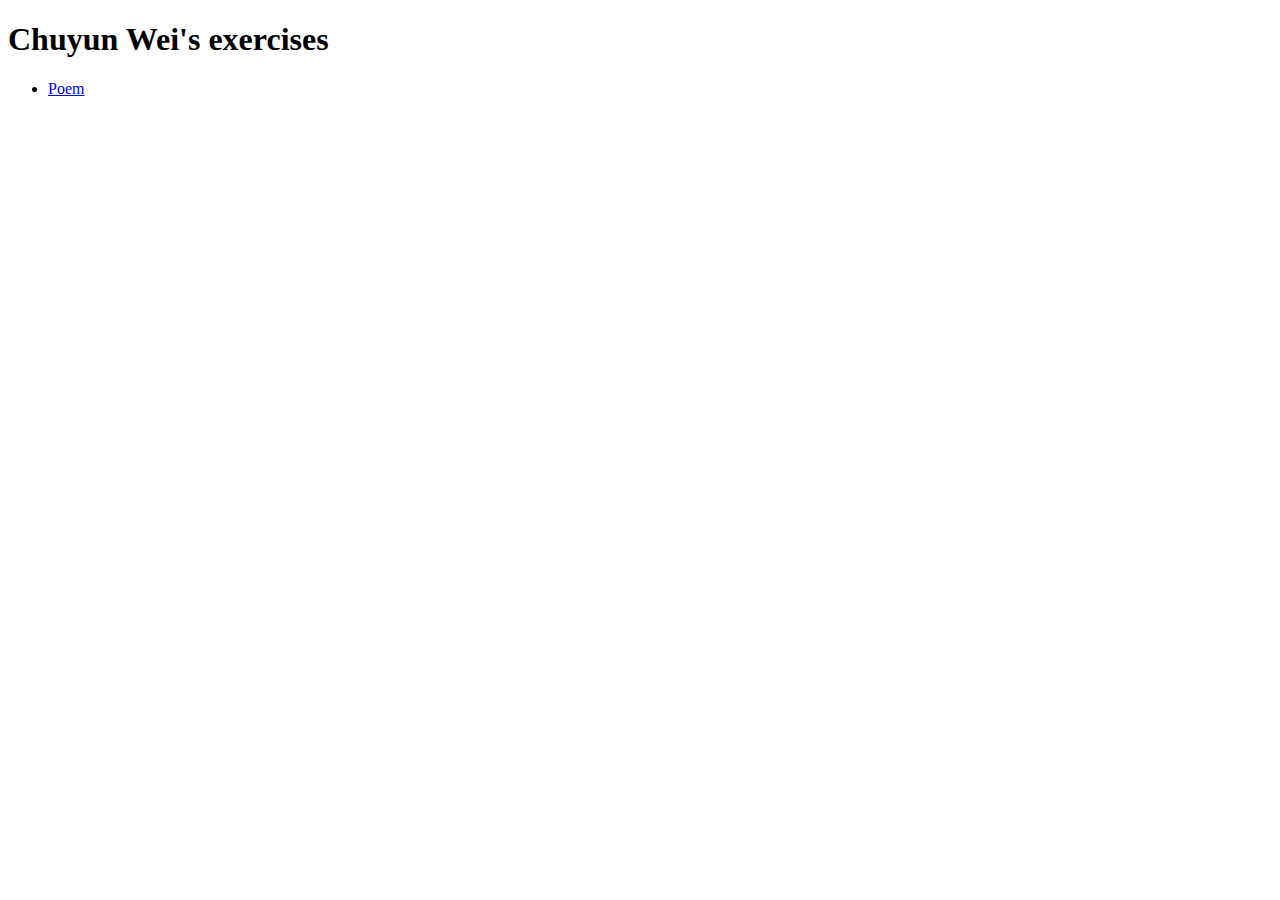
<file: index.html>
<!DOCTYPE html>
<html lang="en">
  <head>
    <meta charset="UTF-8" />
    <meta http-equiv="X-UA-Compatible" content="IE=edge" />
    <meta name="viewport" content="width=device-width, initial-scale=1.0" />
    <title>CIM 443/643 Exercises</title>
  </head>
  <body>
    <h1>Chuyun Wei's exercises</h1>

    <ul>
      <li>
        <a href="./poem/">Poem</a>
      </li>
    </ul>
  </body>
</html>
</file>
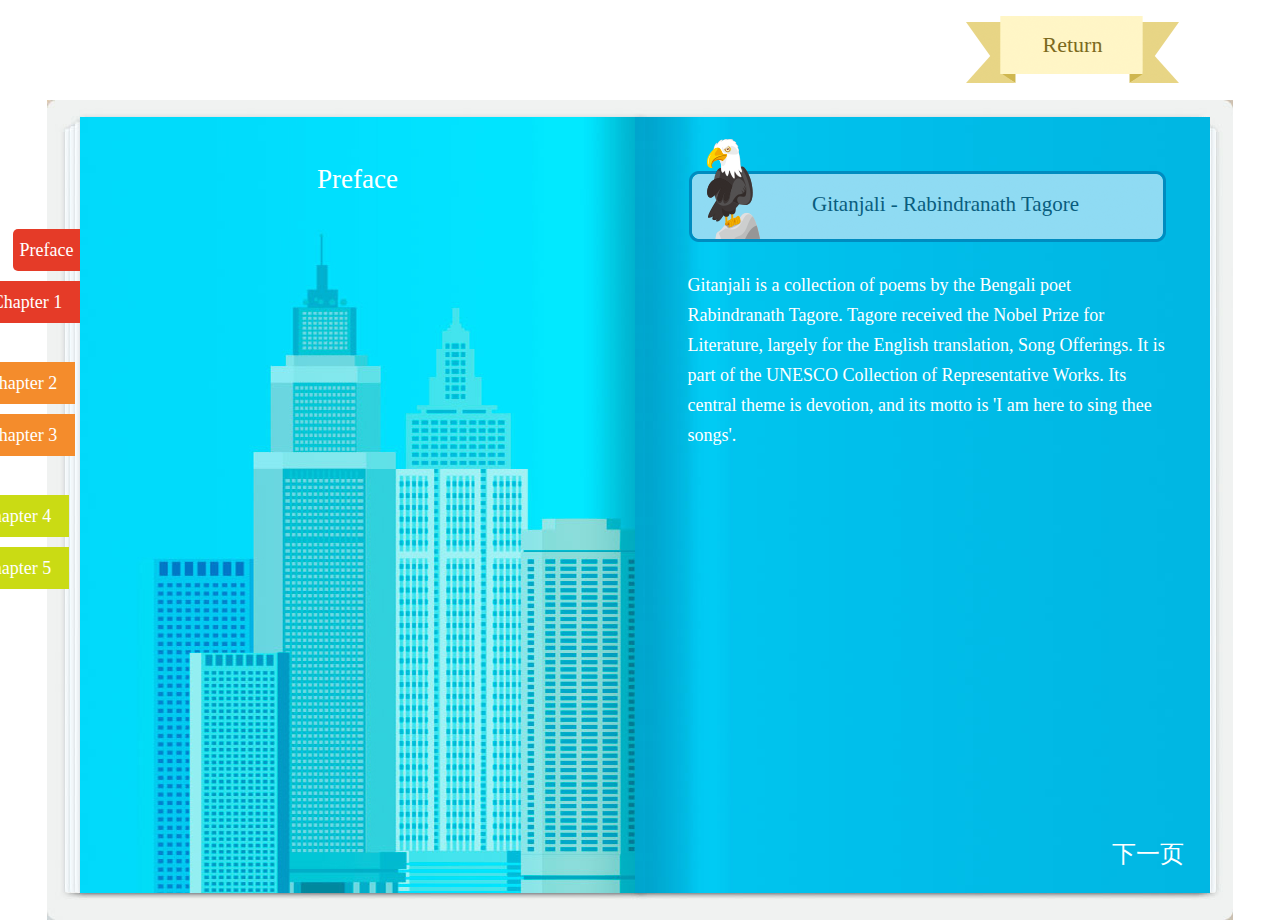
<file: experiment/index.html>
<!DOCTYPE html>
<html lang="en">
<head>
    <meta charset="UTF-8">
    <title>Poem</title>
    <link rel="stylesheet" href="base.css">
</head>
<body>
<div class="book_box" style="z-index: 0">
    <div class="book_content flipbook"></div>
    <div id="cover" class="cover">
        <p class="w_title">Preface</p>
    </div>
    <div class="Shadowe">
        <div class="book_text"></div>
    </div>

    <a href="javascript:void(0)" class="back_catalog">Return</a>
    <ul class="bookmark">
        <li class="mark_01" data-id="1">Preface</li>
        <li class="mark_02" data-id="2">Chapter 1</li>
        <li class="mark_03" data-id="4">Chapter 2</li>
        <li class="mark_04" data-id="6">Chapter 3</li>
        <li class="mark_05" data-id="8">Chapter 4</li>
        <li class="mark_06" data-id="10">Chapter 5</li>
    </ul>
</div>

<script type="text/javascript" src="js/jquery-1.10.1.min.js"></script>
<script type="text/javascript" src="js/turn.js"></script>
<script type="text/javascript" src="js/base.js"></script>

</body>
</html>
</file>
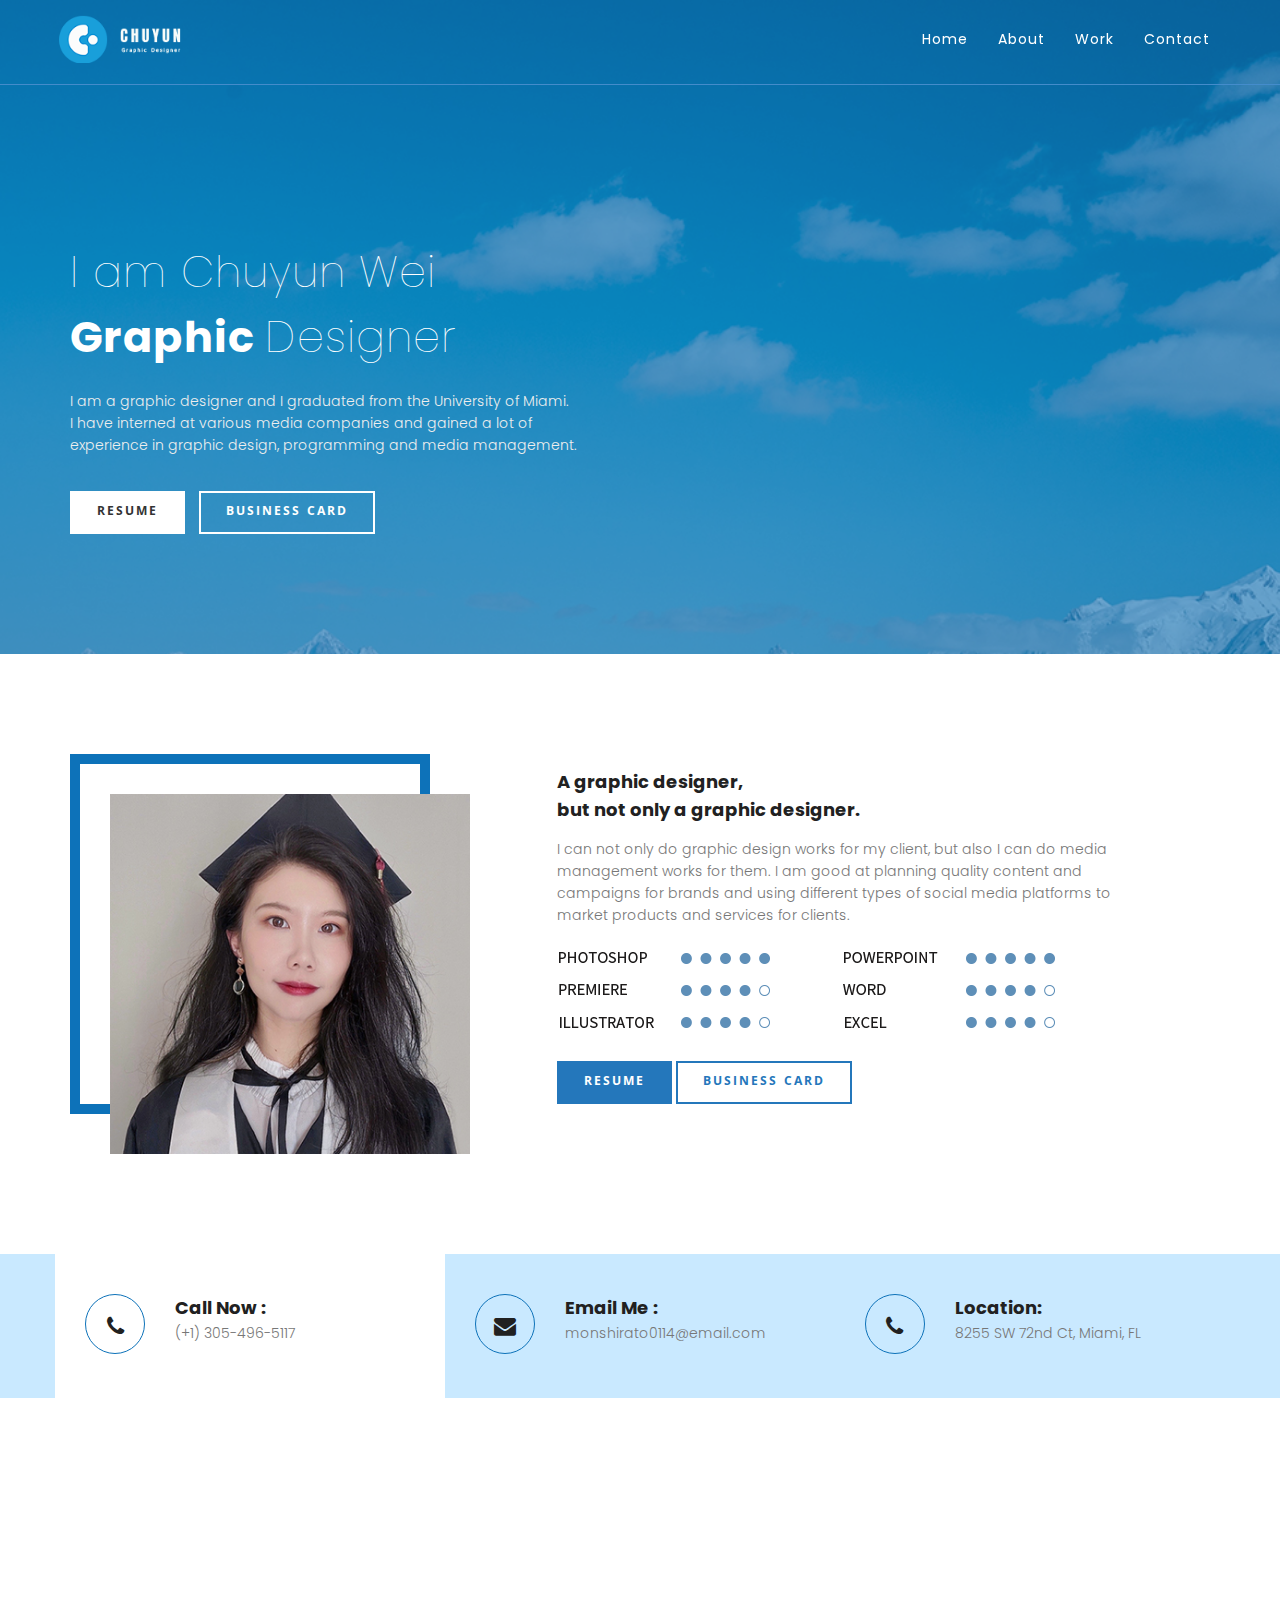
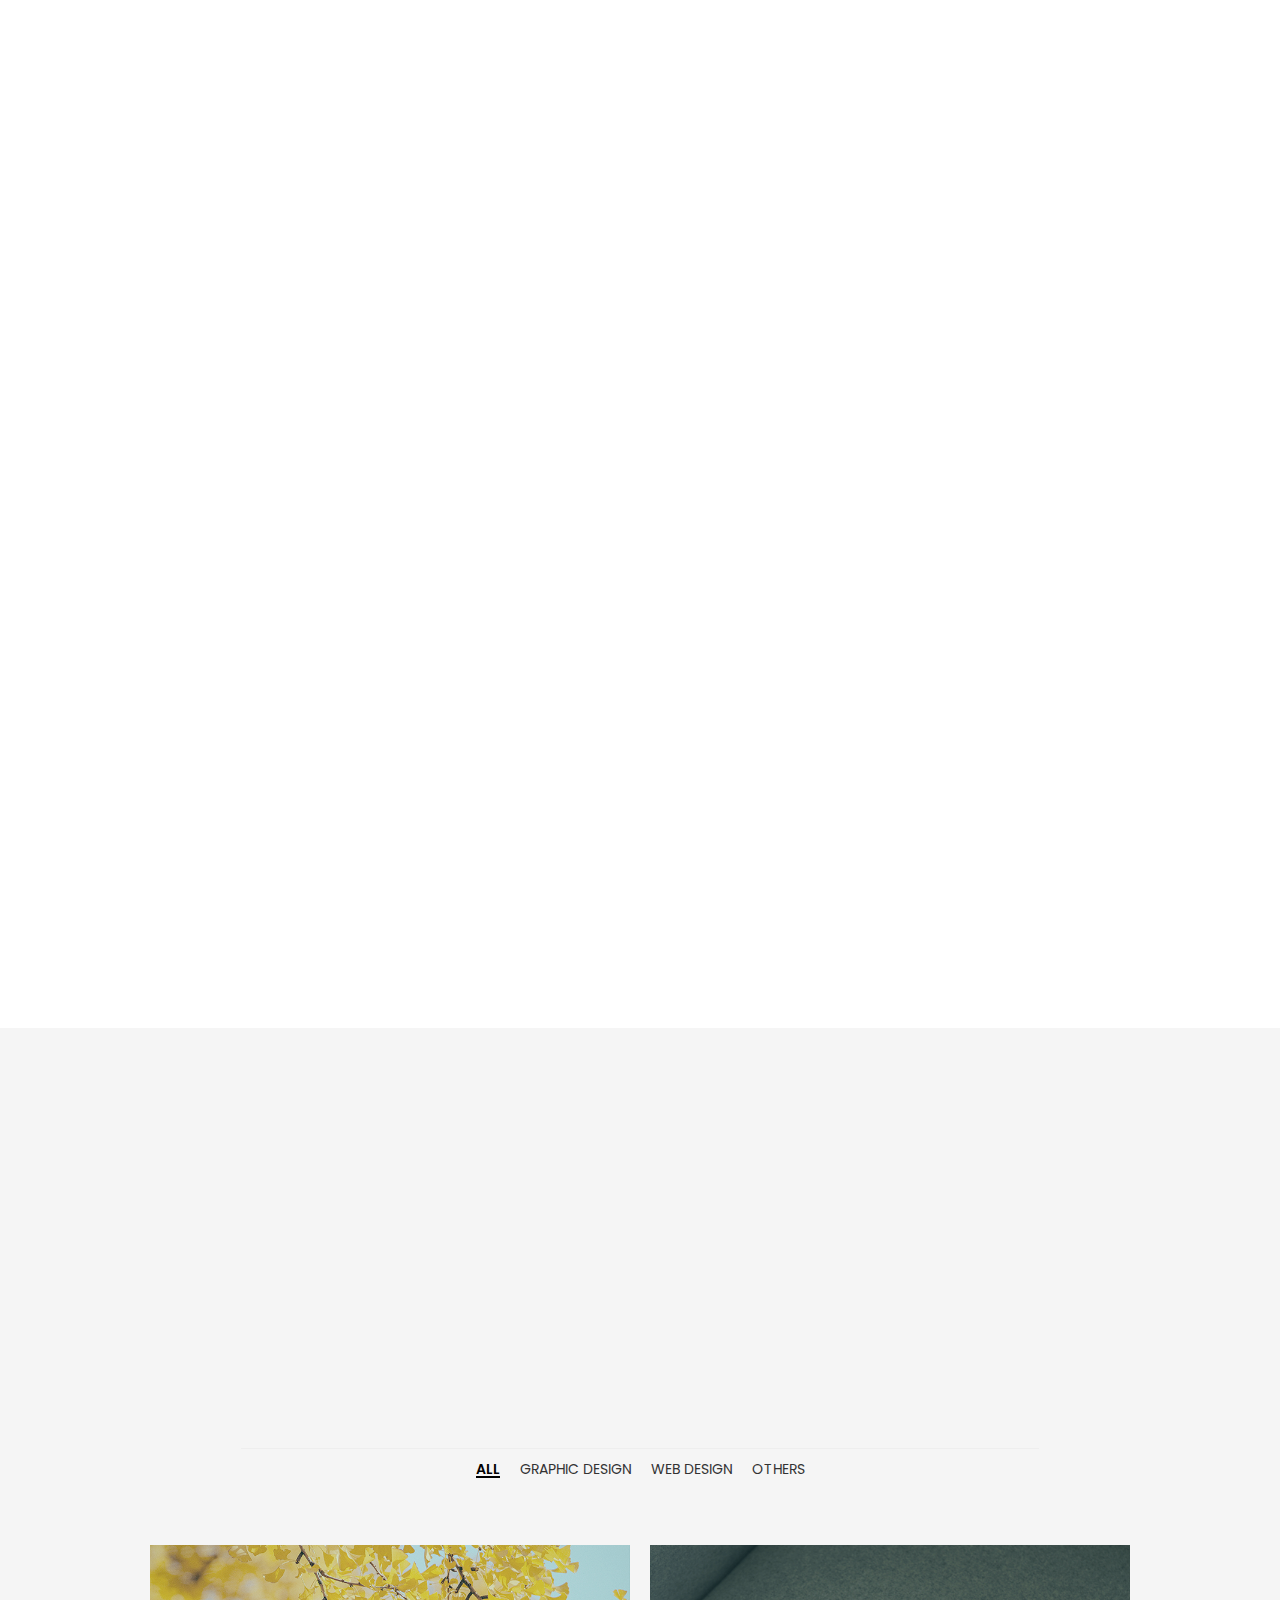
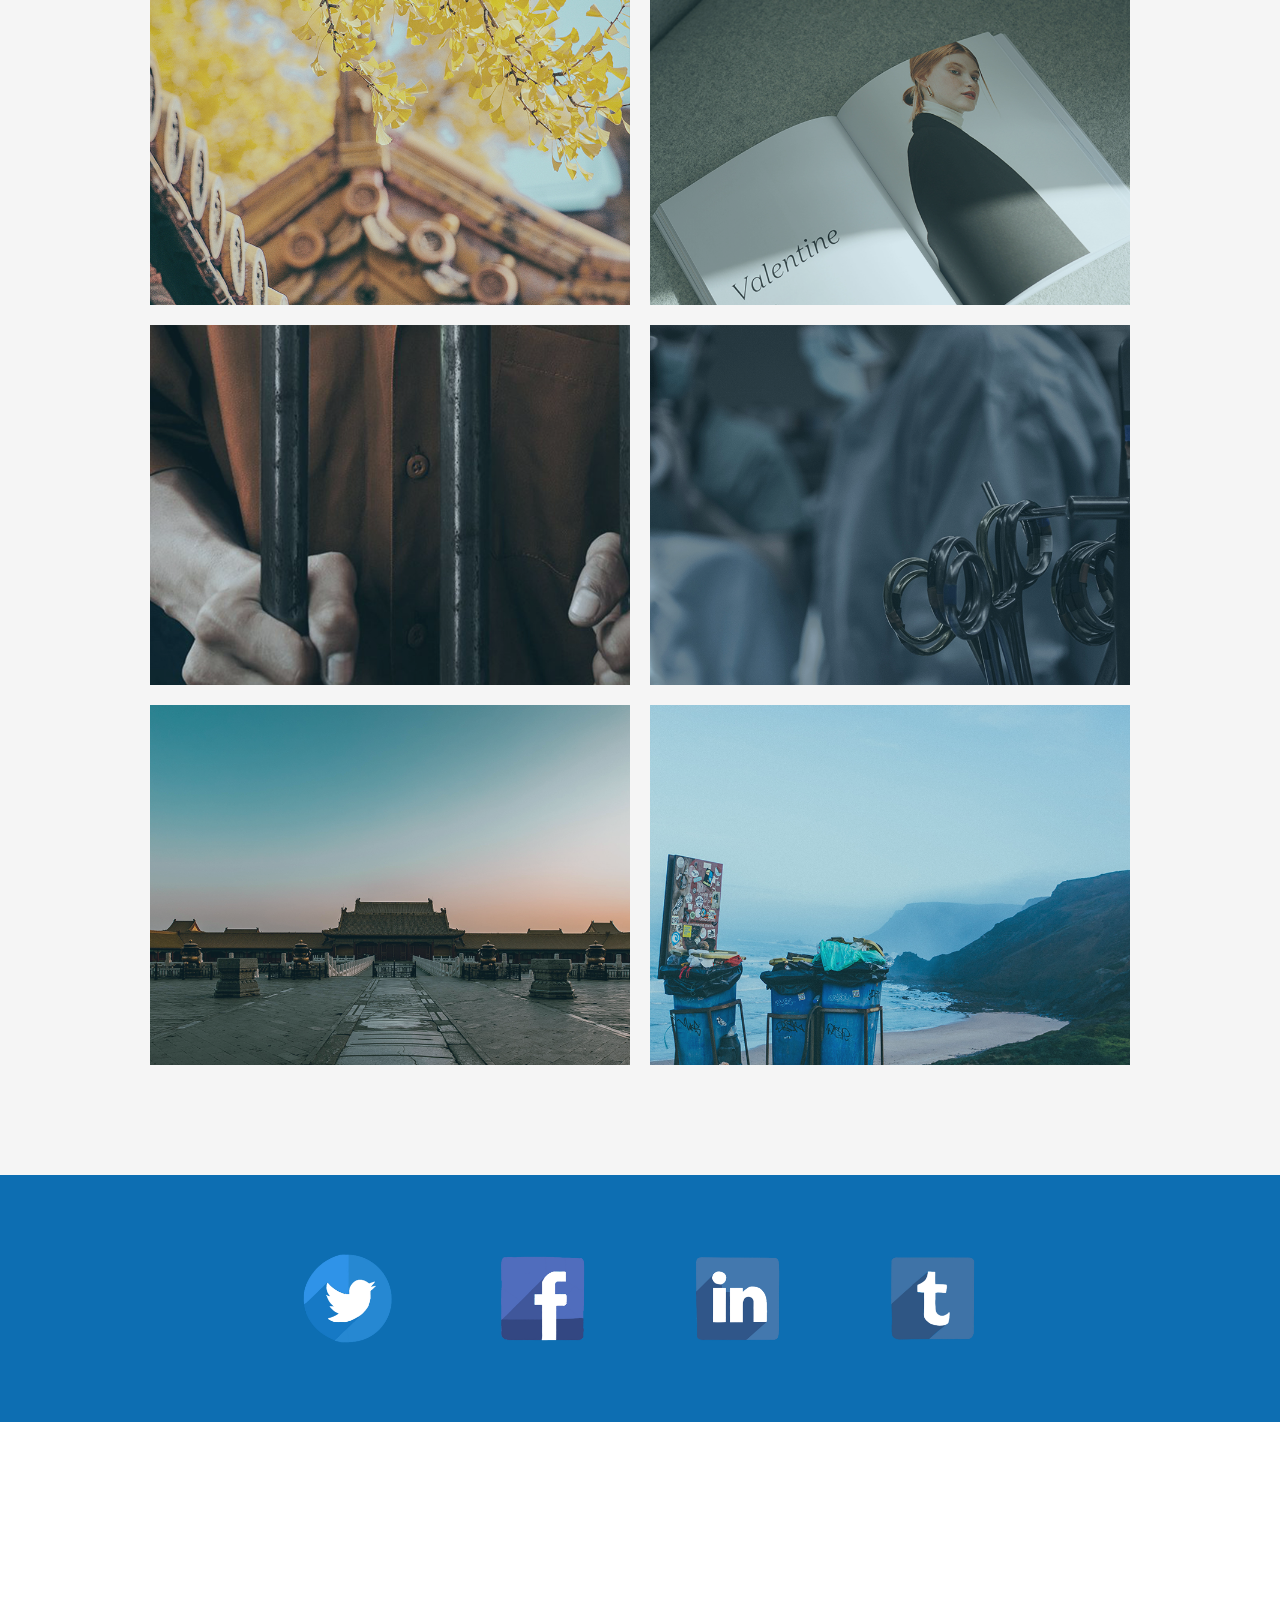
<file: portfolio/index.html>
﻿
<!DOCTYPE html>
<html lang="en">

	<head>
		<meta charset="utf-8">
		<title>Home</title>
		<!--  Meta View port  -->
		<meta http-equiv="X-UA-Compatible" content="IE=edge">
		<meta name="viewport" content="width=device-width, initial-scale=1">
		<meta name="description" content="">
		<meta name="keywords" content="">

		<!--   Main CSS files  -->
		<link href="assets/css/bootstrap.min.css" rel="stylesheet" type="text/css" media="all" />
		<link rel="stylesheet" href="assets/css/animate.css"> <!-- Resource style -->
		<link rel="stylesheet" href="assets/css/font-awesome.min.css">
		<link rel="stylesheet" href="assets/css/icofont.css"> <!-- Resource style -->
		<link rel="stylesheet" href="assets/css/effects.css">
		<link href="assets/css/style.css" rel="stylesheet" type="text/css" media="all" />
		<link href="assets/css/responsive.css" rel="stylesheet" type="text/css" media="all" />
	</head>

	<body>
		<div class="wrapper">
			<nav class="navbar navbar-default navbar-fixed-top">
				<div class="container">
					<div class="row">
						<div class="col-md-12">
							<div class="navbar-header page-scroll">
								<button type="button" class="navbar-toggle" data-toggle="collapse" data-target="#bs-example-navbar-collapse-1" aria-expanded="false">
									<span class="sr-only">Toggle navigation</span>
									<span class="icon-bar"></span>
									<span class="icon-bar"></span>
									<span class="icon-bar"></span>
								</button>
								<a href="index.html" class="navbar-brand logo"><img src="assets/images/main_logo.png" alt=""></a>
							</div>
							<!-- Collect the nav links, forms, and other content for toggling -->
							<div class="collapse navbar-collapse navbar-right" id="bs-example-navbar-collapse-1">
								<ul class="nav navbar-nav">
									<li><a class="page-scroll" href="#main">Home</a></li>
									<li><a class="page-scroll" href="#section-about">About</a></li>
									<li><a class="page-scroll" href="#section-gallery">Work</a></li>
									<li><a class="page-scroll" href="#section-contact">Contact</a></li>
								</ul>
							</div>
						</div>
					</div>
				</div>
			</nav>
			<!-- /.container-fluid -->

			<!-- Main Section-->
			<div class="main-banner" id="main">
				<div class="overlay feature"></div>
				<div class="hero-section">
					<div class="container">
						<div class="row">
							<div class="col-md-6 col-sm-6">
								<div class="hero-content">
									<h1>I am Chuyun Wei <br><span>Graphic </span>Designer</h1>
									<p> I am a graphic designer and I graduated from the University of Miami. <br>I have interned at various media companies and gained a lot of <br>experience in
										graphic
										design,
										programming and media management.</p>
									<a href="https://online.flippingbook.com/view/163202902/" class="btn-action white" target="_blank">resume</a>
									<a href="https://online.flippingbook.com/view/163327692/" target="_blank" class="btn-action grey">business card</a>
								</div>
							</div>
							<div class="col-md-6 col-sm-6 ">
								<!-- <div class="banner-img">
									<img src="assets/images/banner-img.png" alt="" class="img-responsive center-block">
								</div> -->
							</div>
						</div>
					</div>
				</div>
			</div>
			<!-- Main Section sLider end-->

			<!-- SECTION ABOUT START  -->
			<section id="section-about" class="section-padding">
				<div class="container">
					<div class="row">
						<div class="col-md-4 col-sm-4 wow fadeInLeft">
							<div class="pro-img-wrap">
								<img src="assets/images/pro.jpg" alt="" class="img-responsive">
							</div>
						</div>

						<div class="col-md-6 col-sm-6 col-md-offset-1 wow fadeInRight">
							<div class="about-intro">
								<h4>A graphic designer, <br>but not only a graphic designer. </h4>
								<p>I can not only do graphic design works for my client, but also I can do media management works for them. I am good at planning quality content and campaigns for brands and using different types of social media
									platforms to market products and services for clients. </p>
								<img src="assets/images/sign.png" alt="" class="img-responsive">
								<div class="btn-container">
									<a href="https://online.flippingbook.com/view/163202902/" target="_blank" class="btn-action feature">resume</a>
									<a href="https://online.flippingbook.com/view/163327692/" target="_blank" class="btn-action default">business card</a>
								</div>
							</div>
						</div>
					</div>
				</div>
			</section>
			<!-- SECTION ABOUT END  -->


			<!-- SECTION CONTACT INFO START  -->
			<section id="section-contact-info">
				<div class="container">
					<div class="row">
						<div class="col-md-4 col-sm-4 block-bg-1 contact-info-block">
							<i class="fa fa-phone"></i>
							<div class="info-block">
								<h4> Call Now :</h4>
								<p>(+1) 305-496-5117</p>
							</div>
						</div>
						<div class="col-md-4 col-sm-4 contact-info-block">
							<i class="fa fa-envelope"></i>
							<div class="info-block">
								<h4> Email Me :</h4>
								<p>monshirato0114@email.com</p>
							</div>
						</div>
						<div class="col-md-4 col-sm-4 contact-info-block">
							<i class="fa fa-phone"></i>
							<div class="info-block">
								<h4> Location:</h4>
								<p>8255 SW 72nd Ct, Miami, FL</p>
							</div>
						</div>
					</div>
				</div>
			</section>
			<!-- SECTION CONTACT INFO END  -->



			<!-- SECTION EXPERIENCE START  -->
			<section id="section-experience" class="section-padding">
				<div class="container">
					<div class="row">
						<div class="col-md-12">
							<div class="section-title wow fadeInUp">
								<div class="section-box"></div>
								<h1>experience</h1>
							</div>
						</div>
					</div>

					<div class="row">
						<div class="col-md-5 col-sm-6">
							<div class="row">
								<div class="col-md-12 col-sm-12 wow fadeInUp" data-wow-delay=".3s">
									<div class="experience-content-box">
										<h3>Exhibition Designer Assistant</h3>
										<h4>January 2017-March 2017</h4>
										<p>• Contributed to project offline on-site docking and editing the video of advertising </br> • Assisted the exhibition designer in the planning and design of conference exhibition </br>• Making a plan for the
											marketing communication
										</p>

									</div>
								</div>
								<div class="col-md-12 col-sm-12 wow fadeInUp" data-wow-delay=".4s">
									<div class="experience-content-box">
										<h3>Network Creative Planning Assistant</h3>
										<h4>May 2017-July 2017</h4>
										<p>• Editing, releasing and maintaining the company's official microblogging and official website content </br>• Participating in the thematic planning, editing, data analysis and other work by mining and
											analyzing the users' habits
										</p>
									</div>
								</div>
								<div class="col-md-12 col-sm-12 wow fadeInUp" data-wow-delay=".5s">
									<div class="experience-content-box">
										<h3>WEB Front-end Development Assistant</h3>
										<h4>May 2018-July 2018</h4>
										<p>• Assisted engineers for mobile applications, html5 front-end technology development</br>• Collaborated with the back-end engineers to achieve product function, interaction and information display based on
											product design</br>• Developed standards-compliant websites by HTML/CSS/Javasc
										</p>
									</div>
								</div>
							</div>
						</div>

						<div class="col-md-5 col-sm-6 hidden-xs col-md-offset-1 wow fadeInRight">
							<div class="about-img">
								<img src="assets/images/art-1.jpg" alt="" class="img-responsive center-block">
							</div>
						</div>
					</div>
				</div>
			</section>
			<!-- SECTION Experience END  -->


			<!--         SECTION GALLERY START  -->
			<section id="section-gallery" class="section-padding grey-bg">
				<div class="container">
					<div class="row">
						<div class="col-md-12">
							<div class="section-title center wow fadeInUp">
								<div class="section-box"></div>
								<h1>WORK & PROJECT</h1>
							</div>
						</div>
					</div>
				</div>

				<div class="container">
					<ul class="work">
						<li class="filter" data-filter="all">all</li>
						<li class="filter" data-filter=".web">Graphic design</li>
						<li class="filter" data-filter=".graphic">Web design</li>
						<li class="filter" data-filter=".logo">Others</li>
					</ul>
					<div class="work-inner ">
						<div class="grid">
							<figure class="effect-zoe mix identity web ">
								<a href="assets/images/portfolio/Brochure.pdf" target="_blank">
									<img src="assets/images/portfolio/portfolio1.jpg" alt="img25">
								</a>
								<figcaption>
									<h2>Brochure <span>01</span></h2>
									<p class="description">"The Palace Museum": a national museum housed in the Forbidden City of Beijing</p>
								</figcaption>
							</figure>
							<figure class="effect-zoe mix identity logo">
								<a href="assets/images/portfolio/Magazine.pdf" target="_blank">
									<img src="assets/images/portfolio/portfolio2.jpg" alt="img26"> </a>
								<figcaption>
									<h2>Magazine <span>02</span></h2>
									<p class="description">“NYLON” fashion show for summer: introduce several female celebrities</p>
								</figcaption>
							</figure>
							<figure class="effect-zoe  mix web logo">
								<a href="assets/images/info01.pdf" target="_blank">
									<img src="assets/images/portfolio/portfolio3.jpg" alt="img26">
								</a>
								<figcaption>
									<h2>Infographic <span>03</span></h2>
									<p class="description">"Mass Incarceration in the U.S.”: a primary form of punishment and rehabilitation.</p>
								</figcaption>
							</figure>
							<figure class="effect-zoe  mix web logo">
								<a href="assets/images/info02.pdf" target="_blank">
									<img src="assets/images/portfolio/portfolio4.jpg" alt="img26">
								</a>
								<figcaption>
									<h2>Infographic <span>04</span></h2>
									<p class="description">“Plastic surgery in the U.S.”: a surgical specialty involving the restoration and reconstruction, or alteration</p>
								</figcaption>
							</figure>
							<figure class="effect-zoe logo  mix  graphic">
								<a href="https://chuyunwei97.github.io/hw/final/index.html" target="_blank">
									<img src="assets/images/portfolio/portfolio5.jpg" alt="img26">
								</a>
								<figcaption>
									<h2>Website <span>05</span></h2>
									<p class="description">Virtual Tour of “The Palace Museum”: a national museum housed in the Forbidden City of Beijing</p>
								</figcaption>
							</figure>
							<figure class="effect-zoe graphic web  mix graphic logo">
								<a href="https://xd.adobe.com/view/856dcaf1-448c-48b2-790a-62444f978611-f35c/" target="_blank">
									<img src="assets/images/portfolio/portfolio6.jpg" alt="img26">
								</a>
								<figcaption>
									<h2>Interaction <span>06</span></h2>
									<p class="description">“UM LEED 360”: support the sustainability initiatives of the campus</p>
								</figcaption>
							</figure>
						</div>
					</div>
				</div><!-- Container Full End -->
			</section>
			<!-- SECTION GALLERY END  -->


			<!-- section CLIENT START -->
			<section id="section-client">
				<div class="container">
					<div class="row">
						<div class="col-md-2 col-sm-6">
							<a href="#"><img src="assets/images/client/client1.png" alt="" class="img-responsive center-block"></a>
						</div>
						<div class="col-md-2 col-sm-6">
							<a href="https://twitter.com/MonShirato" target="_blank"><img src="assets/images/client/client2.png" alt="" class="img-responsive center-block"></a>
						</div>
						<div class="col-md-2 col-sm-6">
							<a href="https://www.facebook.com/chuyun.wei.73/" target="_blank"><img src="assets/images/client/client3.png" alt="" class="img-responsive center-block"></a>
						</div>
						<div class="col-md-2 col-sm-6">
							<a href="https://www.linkedin.com/in/chuyun-wei-7b94a2170/" target="_blank"><img src="assets/images/client/client4.png" alt="" class="img-responsive center-block"></a>
						</div>
						<div class="col-md-2 col-sm-6">
							<a href="https://www.tumblr.com/blog/cymistletoe" target="_blank"><img src="assets/images/client/client5.png" alt="" class="img-responsive center-block"></a>
						</div>
						<div class="col-md-2 col-sm-6">
							<a href="#"><img src="assets/images/client/client6.png" alt="" class="img-responsive center-block"></a>
						</div>
					</div>
				</div>
			</section>
			<!-- section CLIENT END -->

			<!-- section CONTACT START -->
			<section id="section-contact" class="section-padding">
				<div class="container">
					<div class="row">
						<div class="col-md-12 col-sm-12 wow fadeInUp">
							<div class="section-title">
								<h2 class="text-uppercase">Contact</h2>
							</div>
						</div>
					</div>

					<div class="row">
						<div class="col-md-8 col-sm-8 col-md-offset-2 wow fadeInUp">
							<div class="contact-form">
								<form action="process.php" id="contact-form" method="post">
									<div class="col-md-6 col-sm-12">
										<div class="form-group" id="name-field">
											<input class="form-control contact-form-field cffield-upper" name="fname" id="form-name" placeholder="Your name" type="text" required> </div>
									</div>
									<div class="col-md-6 col-sm-12">
										<div class="form-group" id="email-field">
											<input class="form-control contact-form-field cffield-upper" name="femail" id="form-email" placeholder="Your email" type="email" required> </div>
									</div>
									<div class="col-md-12 col-sm-12">
										<div class="form-group" id="subject-field">
											<input class="form-control contact-form-field cffield-upper" name="fsubject" id="form-subject" placeholder="Your Subject" type="text" required> </div>
									</div>

									<div class="col-md-12">
										<div class="form-group form-text text-center" id="message-field">
											<textarea cols="30" rows="6" placeholder="Your message" class="form-control contact-form-field" name="fmessage" id="form-message" required></textarea>
										</div>
									</div>
									<div class="col-md-12 text-center">
										<button class="btn btn-action feature" type="submit">Send</button>
									</div>
								</form>
							</div>
						</div>
					</div>
				</div>
			</section>
			<!-- section CONTACT END -->

			<!--  SECTION FOOTER START   -->
			<footer id="section-footer">
				<div class="overlay feature"></div>
				<div class="container">
					<div class="row">
						<div class="col-md-12 text-center wow fadeInUp">
							<div class="footer-content-block">
								<h2>Chuyun Wei</h2>
								<p>Copyright &copy; 2021</p>
							</div>
						</div>
					</div>
				</div>
			</footer>
			<!--  SECTION FOOTER END   -->


			<!-- Scroll To Top -->

			<a id="back-top" class="back-to-top page-scroll" href="#main">
				<i class="icofont icofont-stylish-up"></i>
			</a>

			<!-- Scroll To Top Ends-->

		</div><!-- Wrapper-->

		<!-- Jquery and Js Plugins -->
		<script type="text/javascript" src="assets/js/jquery.min.js"></script>
		<script type="text/javascript" src="assets/js/bootstrap.min.js"></script>
		<script src="assets/js/jquery.mixitup.js"></script>
		<script type="text/javascript" src="assets/js/jquery.easing.1.3.min.js"></script>
		<script type="text/javascript" src="assets/js/wow.js"></script>
		<script type="text/javascript" src="assets/js/custom.js"></script>

	</body>

</html>
</file>
<file: portfolio/assets/css/effects.css>
@font-face {
	font-weight: normal;
	font-style: normal;
	font-family: 'feathericons';
	src:url('../fonts/feathericons/feathericons.eot?-8is7zf');
	src:url('../fonts/feathericons/feathericons.eot?#iefix-8is7zf') format('embedded-opentype'),
		url('../fonts/feathericons/feathericons.woff?-8is7zf') format('woff'),
		url('../fonts/feathericons/feathericons.ttf?-8is7zf') format('truetype'),
		url('../fonts/feathericons/feathericons.svg?-8is7zf#feathericons') format('svg');
}

.grid {
	position: relative;
	margin: 0 auto;
	padding: 1em 0 4em;
	max-width: 1000px;
	list-style: none;
	text-align: center;
}

/* Common style */
.grid figure {
	position: relative;
	float: left;
	overflow: hidden;
	margin: 10px 1%;
	min-width: 320px;
	max-width: 480px;
	max-height: 360px;
	width: 48%;
	background: #3085a3;
	text-align: center;
	cursor: pointer;
}

.grid figure img {
	position: relative;
	display: block;
	min-height: 100%;
	max-width: 100%;
	opacity: 0.8;
}

.grid figure figcaption {
	padding: 2em;
	color: #fff;
	text-transform: uppercase;
	font-size: 1.25em;
	-webkit-backface-visibility: hidden;
	backface-visibility: hidden;
}

.grid figure figcaption::before,
.grid figure figcaption::after {
	pointer-events: none;
}

.grid figure figcaption,
.grid figure figcaption > a {
	position: absolute;
	top: 0;
	left: 0;
	width: 100%;
	height: 100%;
}

/* Anchor will cover the whole item by default */
/* For some effects it will show as a button */
.grid figure figcaption > a {
	z-index: 1000;
	text-indent: 200%;
	white-space: nowrap;
	font-size: 0;
	opacity: 0;
}

.grid figure h2 {
	word-spacing: -0.15em;
	font-weight: 300;
}

.grid figure h2 span {
	font-weight: 800;
}

.grid figure h2,
.grid figure p {
	margin: 0;
}

.grid figure p {
	letter-spacing: 1px;
	font-size: 68.5%;
}

/* Individual effects */

/*---------------*/
/***** Lily *****/
/*---------------*/

figure.effect-lily img {
	max-width: none;
	width: -webkit-calc(100% + 50px);
	width: calc(100% + 50px);
	opacity: 0.7;
	-webkit-transition: opacity 0.35s, -webkit-transform 0.35s;
	transition: opacity 0.35s, transform 0.35s;
	-webkit-transform: translate3d(-40px,0, 0);
	transform: translate3d(-40px,0,0);
}

figure.effect-lily figcaption {
	text-align: left;
}

figure.effect-lily figcaption > div {
	position: absolute;
	bottom: 0;
	left: 0;
	padding: 2em;
	width: 100%;
	height: 50%;
}

figure.effect-lily h2,
figure.effect-lily p {
	-webkit-transform: translate3d(0,40px,0);
	transform: translate3d(0,40px,0);
}

figure.effect-lily h2 {
	-webkit-transition: -webkit-transform 0.35s;
	transition: transform 0.35s;
}

figure.effect-lily p {
	color: rgba(255,255,255,0.8);
	opacity: 0;
	-webkit-transition: opacity 0.2s, -webkit-transform 0.35s;
	transition: opacity 0.2s, transform 0.35s;
}

figure.effect-lily:hover img,
figure.effect-lily:hover p {
	opacity: 1;
}

figure.effect-lily:hover img,
figure.effect-lily:hover h2,
figure.effect-lily:hover p {
	-webkit-transform: translate3d(0,0,0);
	transform: translate3d(0,0,0);
}

figure.effect-lily:hover p {
	-webkit-transition-delay: 0.05s;
	transition-delay: 0.05s;
	-webkit-transition-duration: 0.35s;
	transition-duration: 0.35s;
}

/*---------------*/
/***** Sadie *****/
/*---------------*/

figure.effect-sadie figcaption::before {
	position: absolute;
	top: 0;
	left: 0;
	width: 100%;
	height: 100%;
	background: -webkit-linear-gradient(top, rgba(72,76,97,0) 0%, rgba(72,76,97,0.8) 75%);
	background: linear-gradient(to bottom, rgba(72,76,97,0) 0%, rgba(72,76,97,0.8) 75%);
	content: '';
	opacity: 0;
	-webkit-transform: translate3d(0,50%,0);
	transform: translate3d(0,50%,0);
}

figure.effect-sadie h2 {
	position: absolute;
	top: 50%;
	left: 0;
	width: 100%;
	color: #484c61;
	-webkit-transition: -webkit-transform 0.35s, color 0.35s;
	transition: transform 0.35s, color 0.35s;
	-webkit-transform: translate3d(0,-50%,0);
	transform: translate3d(0,-50%,0);
}

figure.effect-sadie figcaption::before,
figure.effect-sadie p {
	-webkit-transition: opacity 0.35s, -webkit-transform 0.35s;
	transition: opacity 0.35s, transform 0.35s;
}

figure.effect-sadie p {
	position: absolute;
	bottom: 0;
	left: 0;
	padding: 2em;
	width: 100%;
	opacity: 0;
	-webkit-transform: translate3d(0,10px,0);
	transform: translate3d(0,10px,0);
}

figure.effect-sadie:hover h2 {
	color: #fff;
	-webkit-transform: translate3d(0,-50%,0) translate3d(0,-40px,0);
	transform: translate3d(0,-50%,0) translate3d(0,-40px,0);
}

figure.effect-sadie:hover figcaption::before ,
figure.effect-sadie:hover p {
	opacity: 1;
	-webkit-transform: translate3d(0,0,0);
	transform: translate3d(0,0,0);
}

/*---------------*/
/***** Roxy *****/
/*---------------*/

figure.effect-roxy {
	background: -webkit-linear-gradient(45deg, #ff89e9 0%, #05abe0 100%);
	background: linear-gradient(45deg, #ff89e9 0%,#05abe0 100%);
}

figure.effect-roxy img {
	max-width: none;
	width: -webkit-calc(100% + 60px);
	width: calc(100% + 60px);
	-webkit-transition: opacity 0.35s, -webkit-transform 0.35s;
	transition: opacity 0.35s, transform 0.35s;
	-webkit-transform: translate3d(-50px,0,0);
	transform: translate3d(-50px,0,0);
}

figure.effect-roxy figcaption::before {
	position: absolute;
	top: 30px;
	right: 30px;
	bottom: 30px;
	left: 30px;
	border: 1px solid #fff;
	content: '';
	opacity: 0;
	-webkit-transition: opacity 0.35s, -webkit-transform 0.35s;
	transition: opacity 0.35s, transform 0.35s;
	-webkit-transform: translate3d(-20px,0,0);
	transform: translate3d(-20px,0,0);
}

figure.effect-roxy figcaption {
	padding: 3em;
	text-align: left;
}

figure.effect-roxy h2 {
	padding: 30% 0 10px 0;
}

figure.effect-roxy p {
	opacity: 0;
	-webkit-transition: opacity 0.35s, -webkit-transform 0.35s;
	transition: opacity 0.35s, transform 0.35s;
	-webkit-transform: translate3d(-10px,0,0);
	transform: translate3d(-10px,0,0);
}

figure.effect-roxy:hover img {
	opacity: 0.7;
	-webkit-transform: translate3d(0,0,0);
	transform: translate3d(0,0,0);
}

figure.effect-roxy:hover figcaption::before,
figure.effect-roxy:hover p {
	opacity: 1;
	-webkit-transform: translate3d(0,0,0);
	transform: translate3d(0,0,0);
}

/*---------------*/
/***** Bubba *****/
/*---------------*/

figure.effect-bubba {
	background: #9e5406;
}

figure.effect-bubba img {
	opacity: 0.7;
	-webkit-transition: opacity 0.35s;
	transition: opacity 0.35s;
}

figure.effect-bubba:hover img {
	opacity: 0.4;
}

figure.effect-bubba figcaption::before,
figure.effect-bubba figcaption::after {
	position: absolute;
	top: 30px;
	right: 30px;
	bottom: 30px;
	left: 30px;
	content: '';
	opacity: 0;
	-webkit-transition: opacity 0.35s, -webkit-transform 0.35s;
	transition: opacity 0.35s, transform 0.35s;
}

figure.effect-bubba figcaption::before {
	border-top: 1px solid #fff;
	border-bottom: 1px solid #fff;
	-webkit-transform: scale(0,1);
	transform: scale(0,1);
}

figure.effect-bubba figcaption::after {
	border-right: 1px solid #fff;
	border-left: 1px solid #fff;
	-webkit-transform: scale(1,0);
	transform: scale(1,0);
}

figure.effect-bubba h2 {
	padding-top: 30%;
	-webkit-transition: -webkit-transform 0.35s;
	transition: transform 0.35s;
	-webkit-transform: translate3d(0,-20px,0);
	transform: translate3d(0,-20px,0);
}

figure.effect-bubba p {
	padding: 20px 2.5em;
	opacity: 0;
	-webkit-transition: opacity 0.35s, -webkit-transform 0.35s;
	transition: opacity 0.35s, transform 0.35s;
	-webkit-transform: translate3d(0,20px,0);
	transform: translate3d(0,20px,0);
}

figure.effect-bubba:hover figcaption::before,
figure.effect-bubba:hover figcaption::after {
	opacity: 1;
	-webkit-transform: scale(1);
	transform: scale(1);
}

figure.effect-bubba:hover h2,
figure.effect-bubba:hover p {
	opacity: 1;
	-webkit-transform: translate3d(0,0,0);
	transform: translate3d(0,0,0);
}

/*---------------*/
/***** Romeo *****/
/*---------------*/

figure.effect-romeo {
	-webkit-perspective: 1000px;
	perspective: 1000px;
}

figure.effect-romeo img {
	-webkit-transition: opacity 0.35s, -webkit-transform 0.35s;
	transition: opacity 0.35s, transform 0.35s;
	-webkit-transform: translate3d(0,0,300px);
	transform: translate3d(0,0,300px);
}

figure.effect-romeo:hover img {
	opacity: 0.6;
	-webkit-transform: translate3d(0,0,0);
	transform: translate3d(0,0,0);
}

figure.effect-romeo figcaption::before,
figure.effect-romeo figcaption::after {
	position: absolute;
	top: 50%;
	left: 50%;
	width: 80%;
	height: 1px;
	background: #fff;
	content: '';
	-webkit-transition: opacity 0.35s, -webkit-transform 0.35s;
	transition: opacity 0.35s, transform 0.35s;
	-webkit-transform: translate3d(-50%,-50%,0);
	transform: translate3d(-50%,-50%,0);
}

figure.effect-romeo:hover figcaption::before {
	opacity: 0.5;
	-webkit-transform: translate3d(-50%,-50%,0) rotate(45deg);
	transform: translate3d(-50%,-50%,0) rotate(45deg);
}

figure.effect-romeo:hover figcaption::after {
	opacity: 0.5;
	-webkit-transform: translate3d(-50%,-50%,0) rotate(-45deg);
	transform: translate3d(-50%,-50%,0) rotate(-45deg);
}

figure.effect-romeo h2,
figure.effect-romeo p {
	position: absolute;
	top: 50%;
	left: 0;
	width: 100%;
	-webkit-transition: -webkit-transform 0.35s;
	transition: transform 0.35s;
}

figure.effect-romeo h2 {
	-webkit-transform: translate3d(0,-50%,0) translate3d(0,-150%,0);
	transform: translate3d(0,-50%,0) translate3d(0,-150%,0);
}

figure.effect-romeo p {
	padding: 0.25em 2em;
	-webkit-transform: translate3d(0,-50%,0) translate3d(0,150%,0);
	transform: translate3d(0,-50%,0) translate3d(0,150%,0);
}

figure.effect-romeo:hover h2 {
	-webkit-transform: translate3d(0,-50%,0) translate3d(0,-100%,0);
	transform: translate3d(0,-50%,0) translate3d(0,-100%,0);
}

figure.effect-romeo:hover p {
	-webkit-transform: translate3d(0,-50%,0) translate3d(0,100%,0);
	transform: translate3d(0,-50%,0) translate3d(0,100%,0);
}

/*---------------*/
/***** Layla *****/
/*---------------*/

figure.effect-layla {
	background: #18a367;
}

figure.effect-layla img {
	height: 390px;
}

figure.effect-layla figcaption {
	padding: 3em;
}

figure.effect-layla figcaption::before,
figure.effect-layla figcaption::after {
	position: absolute;
	content: '';
	opacity: 0;
}

figure.effect-layla figcaption::before {
	top: 50px;
	right: 30px;
	bottom: 50px;
	left: 30px;
	border-top: 1px solid #fff;
	border-bottom: 1px solid #fff;
	-webkit-transform: scale(0,1);
	transform: scale(0,1);
	-webkit-transform-origin: 0 0;
	transform-origin: 0 0;
}

figure.effect-layla figcaption::after {
	top: 30px;
	right: 50px;
	bottom: 30px;
	left: 50px;
	border-right: 1px solid #fff;
	border-left: 1px solid #fff;
	-webkit-transform: scale(1,0);
	transform: scale(1,0);
	-webkit-transform-origin: 100% 0;
	transform-origin: 100% 0;
}

figure.effect-layla h2 {
	padding-top: 26%;
	-webkit-transition: -webkit-transform 0.35s;
	transition: transform 0.35s;
}

figure.effect-layla p {
	padding: 0.5em 2em;
	text-transform: none;
	opacity: 0;
	-webkit-transform: translate3d(0,-10px,0);
	transform: translate3d(0,-10px,0);
}

figure.effect-layla img,
figure.effect-layla h2 {
	-webkit-transform: translate3d(0,-30px,0);
	transform: translate3d(0,-30px,0);
}

figure.effect-layla img,
figure.effect-layla figcaption::before,
figure.effect-layla figcaption::after,
figure.effect-layla p {
	-webkit-transition: opacity 0.35s, -webkit-transform 0.35s;
	transition: opacity 0.35s, transform 0.35s;
}

figure.effect-layla:hover img {
	opacity: 0.7;
	-webkit-transform: translate3d(0,0,0);
	transform: translate3d(0,0,0);
}

figure.effect-layla:hover figcaption::before,
figure.effect-layla:hover figcaption::after {
	opacity: 1;
	-webkit-transform: scale(1);
	transform: scale(1);
}

figure.effect-layla:hover h2,
figure.effect-layla:hover p {
	opacity: 1;
	-webkit-transform: translate3d(0,0,0);
	transform: translate3d(0,0,0);
}

figure.effect-layla:hover figcaption::after,
figure.effect-layla:hover h2,
figure.effect-layla:hover p,
figure.effect-layla:hover img {
	-webkit-transition-delay: 0.15s;
	transition-delay: 0.15s;
}

/*---------------*/
/***** Honey *****/
/*---------------*/

figure.effect-honey {
	background: #4a3753;
}

figure.effect-honey img {
	opacity: 0.9;
	-webkit-transition: opacity 0.35s;
	transition: opacity 0.35s;
}

figure.effect-honey:hover img {
	opacity: 0.5;
}

figure.effect-honey figcaption::before {
	position: absolute;
	bottom: 0;
	left: 0;
	width: 100%;
	height: 10px;
	background: #fff;
	content: '';
	-webkit-transform: translate3d(0,10px,0);
	transform: translate3d(0,10px,0);
}

figure.effect-honey h2 {
	position: absolute;
	bottom: 0;
	left: 0;
	padding: 1em 1.5em;
	width: 100%;
	text-align: left;
	-webkit-transform: translate3d(0,-30px,0);
	transform: translate3d(0,-30px,0);
}

figure.effect-honey h2 i {
	font-style: normal;
	opacity: 0;
	-webkit-transition: opacity 0.35s, -webkit-transform 0.35s;
	transition: opacity 0.35s, transform 0.35s;
	-webkit-transform: translate3d(0,-30px,0);
	transform: translate3d(0,-30px,0);
}

figure.effect-honey figcaption::before,
figure.effect-honey h2 {
	-webkit-transition: -webkit-transform 0.35s;
	transition: transform 0.35s;
}

figure.effect-honey:hover figcaption::before,
figure.effect-honey:hover h2,
figure.effect-honey:hover h2 i {
	opacity: 1;
	-webkit-transform: translate3d(0,0,0);
	transform: translate3d(0,0,0);
}

/*---------------*/
/***** Oscar *****/
/*---------------*/

figure.effect-oscar {
	background: -webkit-linear-gradient(45deg, #22682a 0%, #9b4a1b 40%, #3a342a 100%);
	background: linear-gradient(45deg, #22682a 0%,#9b4a1b 40%,#3a342a 100%);
}

figure.effect-oscar img {
	opacity: 0.9;
	-webkit-transition: opacity 0.35s;
	transition: opacity 0.35s;
}

figure.effect-oscar figcaption {
	padding: 3em;
	background-color: rgba(58,52,42,0.7);
	-webkit-transition: background-color 0.35s;
	transition: background-color 0.35s;
}

figure.effect-oscar figcaption::before {
	position: absolute;
	top: 30px;
	right: 30px;
	bottom: 30px;
	left: 30px;
	border: 1px solid #fff;
	content: '';
}

figure.effect-oscar h2 {
	margin: 20% 0 10px 0;
	-webkit-transition: -webkit-transform 0.35s;
	transition: transform 0.35s;
	-webkit-transform: translate3d(0,100%,0);
	transform: translate3d(0,100%,0);
}

figure.effect-oscar figcaption::before,
figure.effect-oscar p {
	opacity: 0;
	-webkit-transition: opacity 0.35s, -webkit-transform 0.35s;
	transition: opacity 0.35s, transform 0.35s;
	-webkit-transform: scale(0);
	transform: scale(0);
}

figure.effect-oscar:hover h2 {
	-webkit-transform: translate3d(0,0,0);
	transform: translate3d(0,0,0);
}

figure.effect-oscar:hover figcaption::before,
figure.effect-oscar:hover p {
	opacity: 1;
	-webkit-transform: scale(1);
	transform: scale(1);
}

figure.effect-oscar:hover figcaption {
	background-color: rgba(58,52,42,0);
}

figure.effect-oscar:hover img {
	opacity: 0.4;
}

/*---------------*/
/***** Marley *****/
/*---------------*/

figure.effect-marley figcaption {
	text-align: right;
}

figure.effect-marley h2,
figure.effect-marley p {
	position: absolute;
	right: 30px;
	left: 30px;
	padding: 10px 0;
}


figure.effect-marley p {
	bottom: 30px;
	line-height: 1.5;
	-webkit-transform: translate3d(0,100%,0);
	transform: translate3d(0,100%,0);
}

figure.effect-marley h2 {
	top: 30px;
	-webkit-transition: -webkit-transform 0.35s;
	transition: transform 0.35s;
	-webkit-transform: translate3d(0,20px,0);
	transform: translate3d(0,20px,0);
}

figure.effect-marley:hover h2 {
	-webkit-transform: translate3d(0,0,0);
	transform: translate3d(0,0,0);
}

figure.effect-marley h2::after {
	position: absolute;
	top: 100%;
	left: 0;
	width: 100%;
	height: 4px;
	background: #fff;
	content: '';
	-webkit-transform: translate3d(0,40px,0);
	transform: translate3d(0,40px,0);
}

figure.effect-marley h2::after,
figure.effect-marley p {
	opacity: 0;
	-webkit-transition: opacity 0.35s, -webkit-transform 0.35s;
	transition: opacity 0.35s, transform 0.35s;
}

figure.effect-marley:hover h2::after,
figure.effect-marley:hover p {
	opacity: 1;
	-webkit-transform: translate3d(0,0,0);
	transform: translate3d(0,0,0);
}

/*---------------*/
/***** Ruby *****/
/*---------------*/

figure.effect-ruby {
	background-color: #17819c;
}

figure.effect-ruby img {
	opacity: 0.7;
	-webkit-transition: opacity 0.35s, -webkit-transform 0.35s;
	transition: opacity 0.35s, transform 0.35s;
	-webkit-transform: scale(1.15);
	transform: scale(1.15);
}

figure.effect-ruby:hover img {
	opacity: 0.5;
	-webkit-transform: scale(1);
	transform: scale(1);
}

figure.effect-ruby h2 {
	margin-top: 20%;
	-webkit-transition: -webkit-transform 0.35s;
	transition: transform 0.35s;
	-webkit-transform: translate3d(0,20px,0);
	transform: translate3d(0,20px,0);
}

figure.effect-ruby p {
	margin: 1em 0 0;
	padding: 3em;
	border: 1px solid #fff;
	opacity: 0;
	-webkit-transition: opacity 0.35s, -webkit-transform 0.35s;
	transition: opacity 0.35s, transform 0.35s;
	-webkit-transform: translate3d(0,20px,0) scale(1.1);
	transform: translate3d(0,20px,0) scale(1.1);
} 

figure.effect-ruby:hover h2 {
	-webkit-transform: translate3d(0,0,0);
	transform: translate3d(0,0,0);
}

figure.effect-ruby:hover p {
	opacity: 1;
	-webkit-transform: translate3d(0,0,0) scale(1);
	transform: translate3d(0,0,0) scale(1);
}

/*---------------*/
/***** Milo *****/
/*---------------*/

figure.effect-milo {
	background: #2e5d5a;
}

figure.effect-milo img {
	max-width: none;
	width: -webkit-calc(100% + 60px);
	width: calc(100% + 60px);
	opacity: 1;
	-webkit-transition: opacity 0.35s, -webkit-transform 0.35s;
	transition: opacity 0.35s, transform 0.35s;
	-webkit-transform: translate3d(-30px,0,0) scale(1.12);
	transform: translate3d(-30px,0,0) scale(1.12);
	-webkit-backface-visibility: hidden;
	backface-visibility: hidden;
}

figure.effect-milo:hover img {
	opacity: 0.5;
	-webkit-transform: translate3d(0,0,0) scale(1);
	transform: translate3d(0,0,0) scale(1);
}

figure.effect-milo h2 {
	position: absolute;
	right: 0;
	bottom: 0;
	padding: 1em 1.2em;
}

figure.effect-milo p {
	padding: 0 10px 0 0;
	width: 50%;
	border-right: 1px solid #fff;
	text-align: right;
	opacity: 0;
	-webkit-transition: opacity 0.35s, -webkit-transform 0.35s;
	transition: opacity 0.35s, transform 0.35s;
	-webkit-transform: translate3d(-40px,0,0);
	transform: translate3d(-40px,0,0);
}

figure.effect-milo:hover p {
	opacity: 1;
	-webkit-transform: translate3d(0,0,0);
	transform: translate3d(0,0,0);
}

/*---------------*/
/***** Dexter *****/
/*---------------*/

figure.effect-dexter {
	background: -webkit-linear-gradient(top, rgba(37,141,200,1) 0%, rgba(104,60,19,1) 100%);
	background: linear-gradient(to bottom, rgba(37,141,200,1) 0%,rgba(104,60,19,1) 100%); 
}

figure.effect-dexter img {
	-webkit-transition: opacity 0.35s;
	transition: opacity 0.35s;
}

figure.effect-dexter:hover img {
	opacity: 0.4;
}

figure.effect-dexter figcaption::after {
	position: absolute;
	right: 30px;
	bottom: 30px;
	left: 30px;
	height: -webkit-calc(50% - 30px);
	height: calc(50% - 30px);
	border: 7px solid #fff;
	content: '';
	-webkit-transition: -webkit-transform 0.35s;
	transition: transform 0.35s;
	-webkit-transform: translate3d(0,-100%,0);
	transform: translate3d(0,-100%,0);
}

figure.effect-dexter:hover figcaption::after {
	-webkit-transform: translate3d(0,0,0);
	transform: translate3d(0,0,0);
}

figure.effect-dexter figcaption {
	padding: 3em;
	text-align: left;
}

figure.effect-dexter p {
	position: absolute;
	right: 60px;
	bottom: 60px;
	left: 60px;
	opacity: 0;
	-webkit-transition: opacity 0.35s, -webkit-transform 0.35s;
	transition: opacity 0.35s, transform 0.35s;
	-webkit-transform: translate3d(0,-100px,0);
	transform: translate3d(0,-100px,0);
}

figure.effect-dexter:hover p {
	opacity: 1;
	-webkit-transform: translate3d(0,0,0);
	transform: translate3d(0,0,0);
}

/*---------------*/
/***** Sarah *****/
/*---------------*/

figure.effect-sarah {
	background: #42b078;
}

figure.effect-sarah img {
	max-width: none;
	width: -webkit-calc(100% + 20px);
	width: calc(100% + 20px);
	-webkit-transition: opacity 0.35s, -webkit-transform 0.35s;
	transition: opacity 0.35s, transform 0.35s;
	-webkit-transform: translate3d(-10px,0,0);
	transform: translate3d(-10px,0,0);
	-webkit-backface-visibility: hidden;
	backface-visibility: hidden;
}

figure.effect-sarah:hover img {
	opacity: 0.4;
	-webkit-transform: translate3d(0,0,0);
	transform: translate3d(0,0,0);
}

figure.effect-sarah figcaption {
	text-align: left;
}

figure.effect-sarah h2 {
	position: relative;
	overflow: hidden;
	padding: 0.5em 0;
}

figure.effect-sarah h2::after {
	position: absolute;
	bottom: 0;
	left: 0;
	width: 100%;
	height: 3px;
	background: #fff;
	content: '';
	-webkit-transition: -webkit-transform 0.35s;
	transition: transform 0.35s;
	-webkit-transform: translate3d(-100%,0,0);
	transform: translate3d(-100%,0,0);
}

figure.effect-sarah:hover h2::after {
	-webkit-transform: translate3d(0,0,0);
	transform: translate3d(0,0,0);
}

figure.effect-sarah p {
	padding: 1em 0;
	opacity: 0;
	-webkit-transition: opacity 0.35s, -webkit-transform 0.35s;
	transition: opacity 0.35s, transform 0.35s;
	-webkit-transform: translate3d(100%,0,0);
	transform: translate3d(100%,0,0);
}

figure.effect-sarah:hover p {
	opacity: 1;
	-webkit-transform: translate3d(0,0,0);
	transform: translate3d(0,0,0);
}

/*---------------*/
/***** Zoe *****/
/*---------------*/

figure.effect-zoe figcaption {
	top: auto;
	bottom: 0;
	padding: 1em;
	height: 3.75em;
	background: #fff;
	color: #3c4a50;
	-webkit-transition: -webkit-transform 0.35s;
	transition: transform 0.35s;
	-webkit-transform: translate3d(0,100%,0);
	transform: translate3d(0,100%,0);
}

figure.effect-zoe h2 {
	float: left;
}

figure.effect-zoe p.icon-links a {
	float: right;
	color: #3c4a50;
	font-size: 1.4em;
}

figure.effect-zoe:hover p.icon-links a:hover,
figure.effect-zoe:hover p.icon-links a:focus {
	color: #252d31;
}

figure.effect-zoe p.description {
	position: absolute;
	bottom: 8em;
	padding: 2em;
	color: #fff;
	text-transform: none;
	font-size: 90%;
	opacity: 0;
	-webkit-transition: opacity 0.35s;
	transition: opacity 0.35s;
	-webkit-backface-visibility: hidden; /* Fix for Chrome 37.0.2062.120 (Mac) */
}

figure.effect-zoe h2,
figure.effect-zoe p.icon-links a {
	-webkit-transition: -webkit-transform 0.35s;
	transition: transform 0.35s;
	-webkit-transform: translate3d(0,200%,0);
	transform: translate3d(0,200%,0);
}

figure.effect-zoe p.icon-links a span::before {
	display: inline-block;
	padding: 8px 10px;
	font-family: 'feathericons';
	speak: none;
	-webkit-font-smoothing: antialiased;
	-moz-osx-font-smoothing: grayscale;
}

.icon-eye::before {
	content: '\e000';
}

.icon-paper-clip::before {
	content: '\e001';
}

.icon-heart::before {
	content: '\e024';
}

figure.effect-zoe h2 {
	display: inline-block;
}

figure.effect-zoe:hover p.description {
	opacity: 1;
}

figure.effect-zoe:hover figcaption,
figure.effect-zoe:hover h2,
figure.effect-zoe:hover p.icon-links a {
	-webkit-transform: translate3d(0,0,0);
	transform: translate3d(0,0,0);
}

figure.effect-zoe:hover h2 {
	-webkit-transition-delay: 0.05s;
	transition-delay: 0.05s;
}

figure.effect-zoe:hover p.icon-links a:nth-child(3) {
	-webkit-transition-delay: 0.1s;
	transition-delay: 0.1s;
}

figure.effect-zoe:hover p.icon-links a:nth-child(2) {
	-webkit-transition-delay: 0.15s;
	transition-delay: 0.15s;
}

figure.effect-zoe:hover p.icon-links a:first-child {
	-webkit-transition-delay: 0.2s;
	transition-delay: 0.2s;
}

/*---------------*/
/***** Chico *****/
/*---------------*/

figure.effect-chico img {
	-webkit-transition: opacity 0.35s, -webkit-transform 0.35s;
	transition: opacity 0.35s, transform 0.35s;
	-webkit-transform: scale(1.12);
	transform: scale(1.12);
}

figure.effect-chico:hover img {
	opacity: 0.5;
	-webkit-transform: scale(1);
	transform: scale(1);
}

figure.effect-chico figcaption {
	padding: 3em;
}

figure.effect-chico figcaption::before {
	position: absolute;
	top: 30px;
	right: 30px;
	bottom: 30px;
	left: 30px;
	border: 1px solid #fff;
	content: '';
	-webkit-transform: scale(1.1);
	transform: scale(1.1);
}

figure.effect-chico figcaption::before,
figure.effect-chico p {
	opacity: 0;
	-webkit-transition: opacity 0.35s, -webkit-transform 0.35s;
	transition: opacity 0.35s, transform 0.35s;
}

figure.effect-chico h2 {
	padding: 20% 0 20px 0;
}

figure.effect-chico p {
	margin: 0 auto;
	max-width: 200px;
	-webkit-transform: scale(1.5);
	transform: scale(1.5);
}

figure.effect-chico:hover figcaption::before,
figure.effect-chico:hover p {
	opacity: 1;
	-webkit-transform: scale(1);
	transform: scale(1);
}

@media screen and (max-width: 50em) {
	.content {
		padding: 0 10px;
		text-align: center;
	}
	.grid figure {
		display: inline-block;
		float: none;
		margin: 10px auto;
		width: 100%;
	}
}
</file>
<file: portfolio/assets/css/style.css>
@import url("https://fonts.googleapis.com/css?family=Poppins:300,400,600,700|khula:300,400,700");

@font-face {
  font-family: "icofont";
  src: url("fonts/icofont.eot?v=1.0.0-beta");
  src: url("fonts/icofont.eot?v=1.0.0-beta") format("embedded-opentype"),
    url("fonts/icofont.woff2?v=1.0.0-beta") format("woff2"),
    url("fonts/icofont.woff?v=1.0.0-beta") format("woff"),
    url("fonts/icofont.ttf?v=1.0.0-beta") format("truetype"),
    url("fonts/icofont.svg?v=1.0.0-beta#icofont") format("svg");
  font-weight: normal;
  font-style: normal;
}

/*----- 1. Reset.css -----*/

body {
  line-height: 1;
  font-family: "Poppins", sans-serif;
}

body,
html {
  width: 100%;
  height: 100%;
}
ol,
ul {
  list-style: none;
}

blockquote,
q {
  quotes: none;
}

blockquote:before,
blockquote:after,
q:before,
q:after {
  content: "";
  content: none;
}

table {
  border-collapse: collapse;
  border-spacing: 0;
}

.no-padding {
  padding: 0;
}

a,
a:focus,
a:active,
a:link,
img {
  outline: none;
}

a {
  cursor: pointer;
  text-decoration: none;
  color: #555;
  transition: all 0.25s ease 0s;
  -moz-transition: all 0.25s ease 0s;
  -webkit-transition: all 0.25s ease 0s;
  -o-transition: all 0.25s ease 0s;
}

a:hover {
  color: #ff7e60;
  text-decoration: none;
  transition: all 0.25s ease 0s;
  -moz-transition: all 0.25s ease 0s;
  -webkit-transition: all 0.25s ease 0s;
  -o-transition: all 0.25s ease 0s;
}

a:focus {
  outline: none;
  outline-offset: 0;
}

a:link,
a:visited {
  text-decoration: none;
}

img {
  height: auto;
  max-width: 100%;
  border: none;
  outline: none;
  transition: all 0.2s ease 0s;
  -moz-transition: all 0.2s ease 0s;
  -webkit-transition: all 0.2s ease 0s;
  -o-transition: all 0.2s ease 0s;
}

/* --- Common Styles ---*/

h1,
h2,
h3,
h4,
h5,
h6 {
  font-weight: 700;
  font-family: "Poppins", sans-serif;
}

p {
  font-family: "Poppins", sans-serif;
  font-weight: 300;
  font-size: 14px;
  line-height: 22px;
  color: #777;
}

h1 {
  font-size: 43px;
  line-height: 53px;
}

h2 {
  font-size: 27px;
  line-height: 37px;
}

h3 {
  font-size: 24px;
  line-height: 32px;
}

h4 {
  font-size: 18px;
  line-height: 28px;
}

h5 {
  font-size: 15px;
  line-height: 23px;
}

h6 {
  font-size: 13px;
  line-height: 18px;
}

.section-intro {
  margin-bottom: 60px;
}

.section-intro p {
  margin: 20px 0px;
}

.section-padding {
  padding: 100px 0px;
}

/*----- Helper Classes -----*/

html * {
  -webkit-font-smoothing: antialiased;
  -moz-osx-font-smoothing: grayscale;
}

*,
*:after,
*:before {
  -webkit-box-sizing: border-box;
  -moz-box-sizing: border-box;
  box-sizing: border-box;
}

::-moz-selection {
  color: #ffffff;
  background: #3333cc;
}

::-webkit-selection {
  color: #ffffff;
  background: #3333cc;
}

#loading {
  width: 100%;
  height: 100%;
  top: 0px;
  left: 0px;
  position: fixed;
  opacity: 1;
  background-color: #f2f2f2;
  z-index: 9999;
  text-align: center;
}

#loading-image {
  display: inline;
  top: 40%;
  position: relative;
  z-index: 9999;
}

.logo {
  margin: 0 auto;
  padding: 0px 0px;
  z-index: 111;
}

.logo:hover,
.logo:focus {
  text-decoration: none;
  color: #fff;
}

.pt {
  padding: 80px 0px;
}

/* ============buttons style =============*/

.btn-action,
.btn-action.black {
  font-family: "khula", sans-serif;
  display: inline-block;
  outline: none;
  background-color: #333;
  border: 2px solid #333;
  border-radius: 0;
  color: #ffffff;
  font-size: 13px;
  font-weight: 700;
  letter-spacing: 2px;
  line-height: 1;
  padding: 13px 25px;
  text-transform: uppercase;
  outline: none;
  -webkit-transition: 200ms;
  -moz-transition: 200ms;
  -o-transition: 200ms;
  transition: 200ms;
}

.btn-action:hover,
.btn-action:focus,
.btn-action:active,
.btn-action:active:focus {
  background: transparent;
  outline: none;
  color: #333;
  background: transparent;
  border-color: #333;
}

.btn-action.black,
.btn-action.white:hover,
.btn-action.grey:hover,
.btn-action.feature:hover {
  background: #333;
  border-color: #333;
  color: #fff;
}

.btn-action.white {
  background: #fff;
  border-color: #fff;
  color: #333;
}

.btn-action.grey {
  background: transparent;
  border-color: #fff;
  color: #fff;
}
.btn-action.feature {
  background: #2477bb;
  border-color: #2477bb;
  color: #fff;
}
.btn-action.default {
  background: transparent;
  border-color: #2477bb;
  color: #2477bb;
}

.btn-container {
  margin-top: 20px;
}

.btn-action.default:hover {
  background: transparent;
  border-color: #333;
  color: #333;
}

/* ------ Navbar Styling Starts ----- */

.navbar-brand {
  text-transform: uppercase;
  font-weight: 700;
}
.navbar-brand img {
  width: 80%;
}

.navbar {
  font-size: 14px;
  font-family: Poppins;
  font-weight: 400;
  text-transform: capitalize;
  letter-spacing: 1px;
  -webkit-transition: all 0.6s;
  -moz-transition: all 0.6s;
  -o-transition: all 0.6s;
  transition: all 0.6s;
  -webkit-backface-visibility: hidden;
}

.navbar-default {
  transition: all 0.6s ease;
  border-color: transparent;
  background-color: transparent;
  border-bottom: 1px solid #448ccb;
  padding: 10px 0px;
}

.navbar-default .navbar-toggle {
  border-radius: 0px;
  border-color: transparent;
}

.navbar-default .navbar-toggle:hover {
  background-color: transparent;
}

.navbar-default .navbar-toggle:focus {
  background-color: transparent;
}

.navbar-default .navbar-toggle .icon-bar {
  background-color: #111111;
}

.navbar-default .navbar-brand .navbar-toggle .collapsed {
  padding: 4px 6px;
  font-size: 14px;
  color: #111111;
}

.navbar-default .navbar-brand {
  padding-top: 5px;
  color: #111111;
  -webkit-transition: 200ms;
  -moz-transition: 200ms;
  -o-transition: 200ms;
  transition: 200ms;
}

.navbar-default .navbar-brand:hover {
  transition: 1s;
}

.navbar-default .navbar-nav > li > a {
  color: #fff;
  -webkit-transition: all 0.5s;
  -moz-transition: all 0.5;
  transition: all 0.5s;
}

.navbar-default .navbar-nav > li > a:hover {
  color: #a1a1a1;
}

.navbar-default .navbar-nav > .active > a {
  background: transparent;
  color: #222222;
}

.navbar-default .navbar-nav > .active > a:hover {
  background: transparent;
  color: #333333;
}

.navbar-default .navbar-nav > .active > a:focus {
  background: transparent;
  color: #111111;
}

.navbar-default .navbar-collapse {
  border-color: transparent;
}
.navbar-default .navbar-nav .open .dropdown-toggle {
  color: #eee;
}

.navbar-default .nav-white > li > a {
  color: #ffffff;
}

.navbar-default .nav-white > li > a:hover {
  color: #999999;
}

.navbar-default .navbar-brand.nav-white {
  padding-top: 15px;
  color: #ffffff;
  font-size: 21px;
  letter-spacing: 1px;
  -webkit-transition: 200ms;
  -moz-transition: 200ms;
  -o-transition: 200ms;
  transition: 200ms;
}

/*---------- Media Queries ---------*/

@media only screen and (max-width: 1000px) {
  .navbar-default .navbar-collapse {
    border: 0;
    border-color: transparent;
    background-color: #111;
  }

  .navbar-default .navbar-toggle .icon-bar {
    background-color: #fff;
  }
}
@media only screen and (max-width: 767px) {
  .navbar {
    height: 60px;
  }
  .navbar-default {
    border: 0px;
    background-color: transparent;
  }
  .navbar-default .navbar-collapse {
    text-align: center;
    border-color: transparent;
  }
  .navbar-default .navbar-collapse {
    border: 0;
    border-color: transparent;
    background-color: #111;
  }
  .navbar-default .navbar-nav > li > a {
    color: #fff;
  }
  .navbar-default .navbar-nav > li > a:hover {
    color: #222222;
  }
  .navbar-default .navbar-brand {
    color: #ffffff;
    padding: 16px 15px !important;
  }
  .navbar-default .navbar-brand.nav-white {
    color: #ffffff;
  }
  .navbar-default .navbar-toggle .icon-bar {
    background-color: #fff;
  }
}

@media only screen and (min-width: 240px) {
  .navbar.past-main {
    font-size: 14px;
    padding-top: 5px;
    height: 60px;
    background: #1475b8;
    -webkit-transition: all 0.6s;
    -moz-transition: all 0.6s;
    -o-transition: all 0.6s;
    transition: all 0.6s;
    border-bottom: transparent;
  }
  .navbar-default.past-main .navbar-brand {
    color: #111111;
  }
  .navbar-default.past-main .navbar-toggle .icon-bar {
    background-color: #fff;
  }
  .navbar-default.past-main .navbar-nav > li > a {
    color: #fff;
    -webkit-transition: color 0.5s;
    transition: color 0.5s;
  }
  .navbar-default.past-main .navbar-nav > li > a:hover {
    color: #666;
  }
  .navbar-default.past-main .navbar-nav > .active > a:hover,
  .navbar-default.past-main .navbar-nav > .active > a,
  .navbar-default.past-main .navbar-nav > .active > a:focus {
    background: transparent;
    color: #222222;
  }
  .navbar-nav > li > a {
    padding-top: 15px;
  }
}

.navbar-default .nav-white .navbar-toggle .icon-bar {
  background-color: #ffffff;
}

.navbar-default.past-main .nav-white .navbar-toggle .icon-bar {
  background-color: #111111;
}

/* ------------------------------------------------------
-------------- Main Section Styling Starts --------------
--------------------------------------------------------*/

#main {
  height: 100%;
}

.main-banner {
  position: relative;
  background: url("../images/banner.jpg") fixed center center;
  -webkit-background-size: cover;
  background-size: cover;
}
.overlay {
  position: absolute;
  width: 100%;
  height: 100%;
  content: "";
  background: #0d72b9;
  opacity: 0.6;
  top: 0px;
  left: 0px;
}

.hero-section {
  height: 100%;
  padding: 120px 0 0 0;
}

.hero-content {
  overflow: hidden;
  padding: 120px 0px;
}

.hero-content h1 {
  font-weight: 100;
  color: #fff;
  letter-spacing: 1px;
  margin: 0 0 20px 0;
  line-height: 65px;
}
.hero-content h1 span {
  font-weight: 700;
}
.hero-content p {
  font-family: Poppins;
  color: #eee;
  margin: 0 0 25px 0;
}

.hero-content .btn-action {
  margin-top: 10px;
  margin-right: 10px;
}

.banner-img {
  margin-top: 150px;
}

.text-middle {
  width: 70%;
  margin: 0 auto;
  padding-bottom: 200px;
}

/*------------------------------
    HEADER CONTACT INFO
-------------------------------*/

#section-contact-info {
  background: #c9e9ff;
}
.contact-info-block {
  padding: 40px 30px;
}

.contact-info-block i {
  width: 60px;
  height: 60px;
  text-align: center;
  border: 1px solid#0d72b9;
  border-radius: 100%;
  padding-top: 20px;
  float: left;
  font-size: 22px;
  margin-right: 30px;
}
.contact-info-block .info-block {
  float: left;
}

.contact-info-block .info-block h4 {
  margin: 0px;
}

.block-bg-1 {
  background: #fff;
}

.info-block p {
  color: #777;
}

/* -------------------------------------------------------
----------- ABOUT section Starts Here --------------
---------------------------------------------------------*/
.pro-img {
}
.pro-img-wrap {
  position: relative;
}
.pro-img-wrap:after {
  position: absolute;
  content: "";
  border: 10px solid#0d72b9;
  width: 100%;
  height: 90%;
  top: 0px;
  left: 0px;
  z-index: -1;
}
.pro-img-wrap img {
  width: 100%;
  margin-left: 40px;
  z-index: 2;
  padding-top: 40px;
}

/* -------------------------------------------------------
----------- SECTION TITLE  --------------
---------------------------------------------------------*/

.section-title {
  margin-bottom: 80px;
}
.section-title h1 {
  font-size: 52px;
  line-height: 60px;
  text-transform: uppercase;
  position: relative;
  z-index: 2;
  margin-top: -120px;
}

.section-box {
  width: 200px;
  height: 200px;
  background: #a4daff;
  margin-left: 40px;
}

/* -------------------------------------------------------
----------- EXPEREICNE Starts Here --------------
---------------------------------------------------------*/

.experience-content-box {
  margin-top: 40px;
  padding-left: 40px;
}

.experience-content-box h3 {
  text-transform: uppercase;
  margin: 0px;
}

.experience-content-box p {
  margin-top: 10px;
}
.experience-content-box h4 {
  color: #006bb6;
  margin: 0px;
  font-weight: 300;
}

.about-img {
  margin-top: 50px;
}

/*------------------------------
    SERVICE AREA
-------------------------------*/

#section-service.section-padding {
  padding-bottom: 60px;
}

.section-title.center {
  text-align: center;
  margin-bottom: 180px;
}
#section-feature .section-title.center .section-box {
  background: #a4daff;
}

.section-title.center .section-box {
  margin: 0 auto;
}

/*------------------------------
      SERVICE  AREA
-------------------------------*/

/*=====================================================
    SECTION PORTFOLIO
==========================================================*/

.grey-bg {
  background: #f5f5f5;
}
#section-gallery .section-title.center .section-box {
  background: #a4daff;
}

.work-inner .mix {
  display: none;
}

ul.work {
  padding: 0;
  list-style: none;
  text-align: center;
  border-top: 1px solid#eee;
  padding: 12px 0px;
  width: 70%;
  margin: 0 auto 30px;
}

ul.work li {
  display: inline-block;
  margin: 0 8px;
  text-transform: uppercase;
  font-size: 14px !important;
  color: #333;
  border: none;
  cursor: pointer;
  border-bottom: 2px solid transparent;
}

ul.work li:hover {
  color: #000;
  -webkit-transition: 0.3s;
  transition: 0.3s;
  border-bottom: 2px solid #000;
}

ul.work li.active {
  color: #000;
  font-weight: 600;
  border-bottom: 2px solid #000;
}

/* .description p{
    text-align: center;
} */

/*------------------------------
    CLIENT AREA
-------------------------------*/
#section-client {
  background: #0d6eb2;
  padding: 60px 0px;
}

/*------------------------------
    CONTACT AREA
-------------------------------*/
#section-contact .section-title {
  width: 70%;
  margin: 0 auto 0;
  text-align: center;
}
.contact-form {
  padding: 20px 0px;
}
.form-control {
  -webkit-box-shadow: none;
  box-shadow: none;
  font-weight: 400;
  -webkit-transition: all 0.4s ease 0s;
  transition: all 0.4s ease 0s;
  font-size: 14px;
  height: 50px;
  border-radius: 0px;
  background: #eaeaea;
}

.form-control:focus {
  border-color: #55acee;
  outline: 0;
  -webkit-box-shadow: none;
  box-shadow: none;
  background: #eaeaea;
}

.form-control::-webkit-input-placeholder {
  color: #9e9e9e;
}

.form-control::-moz-placeholder {
  color: #9e9e9e;
  opacity: 1;
}

.form-control:-ms-input-placeholder {
  color: #9e9e9e;
}

/* contact branch info styles*/
.contact-inner-info {
}
.contact-inner-info ul {
  padding-top: 50px;
}

.inner-info-box {
  padding: 30px 30px;
  text-align: center;
  border: 1px dashed#eee;
  margin-bottom: 5px;
}
.inner-info-box i {
  color: #ff7e60;
  font-size: 30px;
}
.inner-info-box h4 {
  margin: 10px 0px;
}
.inner-info-box p {
  margin: 8px 0px;
}

#contact-form .btn {
  margin-top: 15px;
}

/*------------------------------
    FOOTER AREA
-------------------------------*/

#section-footer {
  position: relative;
  background: url("../images/footer-bg.jpg") fixed center center;
  -webkit-background-size: cover;
  background-size: cover;
  height: 20%;
  padding: 10px 0px;
}

.footer-content-block p {
  color: #fff;
}
.footer-content-block ul li a {
  color: #000;
  text-transform: capitalize;
  border-bottom: 1px solid#0D6EB2;
}
.footer-content-block h2 {
  color: #fff;
}

/* -------------------------------------------------------
----------- Bact-to-Top Styling Starts Here --------------
---------------------------------------------------------*/

.back-to-top {
  margin: 0;
  position: fixed;
  bottom: 30px;
  right: 60px;
  z-index: 90;
  display: none;
  text-decoration: none;
  border: 1px solid#1778BB;
  width: 60px;
  height: 60px;
  background: #1778bb;
}

.back-to-top i {
  position: relative;
  left: 13px;
  top: 8px;
  font-size: 35px;
  color: #fff;
  -webkit-transition: 200ms;
  -moz-transition: 200ms;
  -o-transition: 200ms;
  transition: 200ms;
}

.back-to-top:hover i {
  top: 6px;
}

.back-to-top:focus {
  color: #ffffff;
}

/*---------------------------------------------------
------- Media Queries for Split Layout Ends ---------
---------------------------------------------------*/
</file>
<file: portfolio/assets/css/responsive.css>
// Extra large devices (large desktops, 1200px and up)
@media (min-width: 1200px) {
}

@media (min-width: 992px) {
}
@media (min-width: 768px) and (max-width: 991px) {
  .about-intro {
    margin-top: 30px;
  }
  .contact-info-block {
    padding: 67px 30px;
    margin-bottom: 40px;
  }

  .feature-content-box {
    margin-bottom: 46px;
  }

  .feature-content-block {
    padding: 40px 20px;
  }

  #section-contact .section-title {
    margin: 0px;
    text-align: left;
  }
}

@media (min-width: 480px) and (max-width: 767px) {
  .feature-content-block {
    padding: 40px 20px;
  }

  .about-intro {
    margin-top: 30px;
  }
  .contact-info-block {
    padding: 67px 30px;
    margin-bottom: 40px;
  }

  .feature-content-box {
    margin-bottom: 46px;
  }
}

@media (min-width: 320px) and (max-width: 478px) {
  .about-intro {
    margin-top: 30px;
  }
  .contact-info-block {
    padding: 67px 30px;
    margin-bottom: 40px;
  }

  .feature-content-box {
    margin-bottom: 46px;
  }
}
</file>
<file: experiment/base.css>
@charset "UTF-8";
/*reset start*/
*,ul.dl,ol,h1,h2,h3,h4,h5,h6,p{margin:0;padding:0;}
html{font-family:'PingFang SC'; -webkit-font-smoothing: antialiased;}
a{text-decoration:none;  color:#2a2a2a;}
strong,b,h1,h2,h3,h4,h5,h6{ font-weight:normal;}
i,em{font-style:normal;}
a img{border:0;}
li{list-style:none;  }
.clearfix:after{display:block; content:''; clear:both;}
.clearfix{zoom:1;}
.fl{float:left;}
.fr{float:right;}
table{border-collapse:collapse;}
th,td{border:none; padding:0;}
/*input,textarea{outline:none; -webkit-appearance: none;}*/
img{border:none;}
input{outline:medium;}
input, textarea, select, button { font-family:'PingFang SC', 'Hiragino Sans GB', 'Microsoft Yahei UI', 'Microsoft Yahei', 微软雅黑, 'Segoe UI', Tahoma, 宋体b8b体, SimSun, sans-serif;}

.page_d{width:566px; height:776px; background:url(images/page_d.jpg) no-repeat;}
.back_catalog{width:213px; height:67px; position:absolute; top:-84px; color:#7c6a20; text-align:center; line-height: 58px; background:url(images/back.png) no-repeat; font-size:22px; right:54px;}

.banner_title{width:664px; height:254px; background:url(images/title.png) no-repeat; position:absolute; left:50%; margin-left:-332px; top:107px;}
.book_box{position:absolute; left:50%; top:100px; margin-left:-593px; width:1186px; height:820px; background:url(images/shu.jpg) no-repeat;}
.book_box .book_content{width:1121px; height:776px; position:absolute; left:33px; top:17px; z-index:9999;}

.bookmark{position:absolute; top:129px; left:0;}
.bookmark li{cursor:pointer; width:67px; height:42px;  text-align:center; line-height:42px; color:#fff; border-radius: 5px 0 0 5px; font-size:18px; margin-bottom:10px;}
.bookmark .mark_01{margin-left:-34px; background:#e53b28;}
.bookmark .mark_02{width:106px; margin-left:-73px; background:#e53b28; margin-bottom:39px;}
.bookmark .mark_03{width:106px; margin-left:-78px; background:#f48c2c;}
.bookmark .mark_04{width:106px; margin-left:-78px; background:#f48c2c; margin-bottom:39px;}
.bookmark .mark_05{width:106px; margin-left:-84px; background:#cadb14;}
.bookmark .mark_06{width:106px; margin-left:-84px; background:#cadb14; margin-bottom:39px;}
.bookmark .mark_07{width:106px; margin-left:-88px; background:#45b3c3;}
.bookmark .mark_08{width:106px; margin-left:-88px; background:#45b3c3; margin-bottom:39px;}

.cover{width:555px; height:776px; background:red; position:absolute; top:17px; left:33px; background:url(images/page_L1.jpg) no-repeat;}
.Shadowe{width:566px; height:776px; background:red; position:absolute; top:17px; right:32px; background:url(images/page_d.jpg) no-repeat;}
.book_box .w_title{font-size:27px; color:#fff; text-align:center; position:absolute; top:47px; left:0; width:100%;}
.book_box .pre_page{ cursor: pointer; position:absolute; bottom:23px; left:26px; color:#fff; font-size:24px;}
.book_box .next_page{cursor: pointer; position:absolute; bottom:23px; right:26px; color:#fff; font-size:24px;}
.book_box .book_text{text-align:center; width:510px; height:680px; margin:22px auto 0; overflow-y:none;}
.book_box .book_text p{text-align:left;}
.book_box .book_pic{ width:477px; height:103px; background:url(images/book_pic.png) no-repeat; margin:0 auto; margin-bottom:28px; color:#095d7e; overflow:hidden;}
.book_box .book_pic p{font-size:21px;     margin: 53px 0 0 123px;}
.book_box .text_pl{color:#fff; font-size:18px; line-height:30px; width:480px; margin:0 auto; margin-bottom:25px;}
body{overflow:hidden;}
.book_box .book_text .school_list{width:100%;}
.book_box .book_text .school_list li{width:126px; border:1px solid #fff; margin-left:-1px; font-size:14px; color:#fff; text-align:center; margin-top:-1px; }
.book_box .book_text .school_list li.list01{height:30px; line-height:30px;}
.book_box .book_text .school_list li.list02{height:74px;}
.book_box .book_text .school_list li p{text-align:center;}
.book_box .book_text .school_list li p.cnname{margin-top:16px; text-align:left; text-indent: 6px;}
.book_box .book_text .school_list li p.enname{font-size:12px; text-align:left; text-indent: 6px;}
.book_box .book_text table td{border:1px solid #fff; color:#fff; width:500px; padding:4px 6px;}
.book_box .book_text table td a{color:#fff; display:inline-block; width:100%; height:100%; line-height:14px;}
.book_box .book_text table td .enname{font-size:12px;}
</file>
